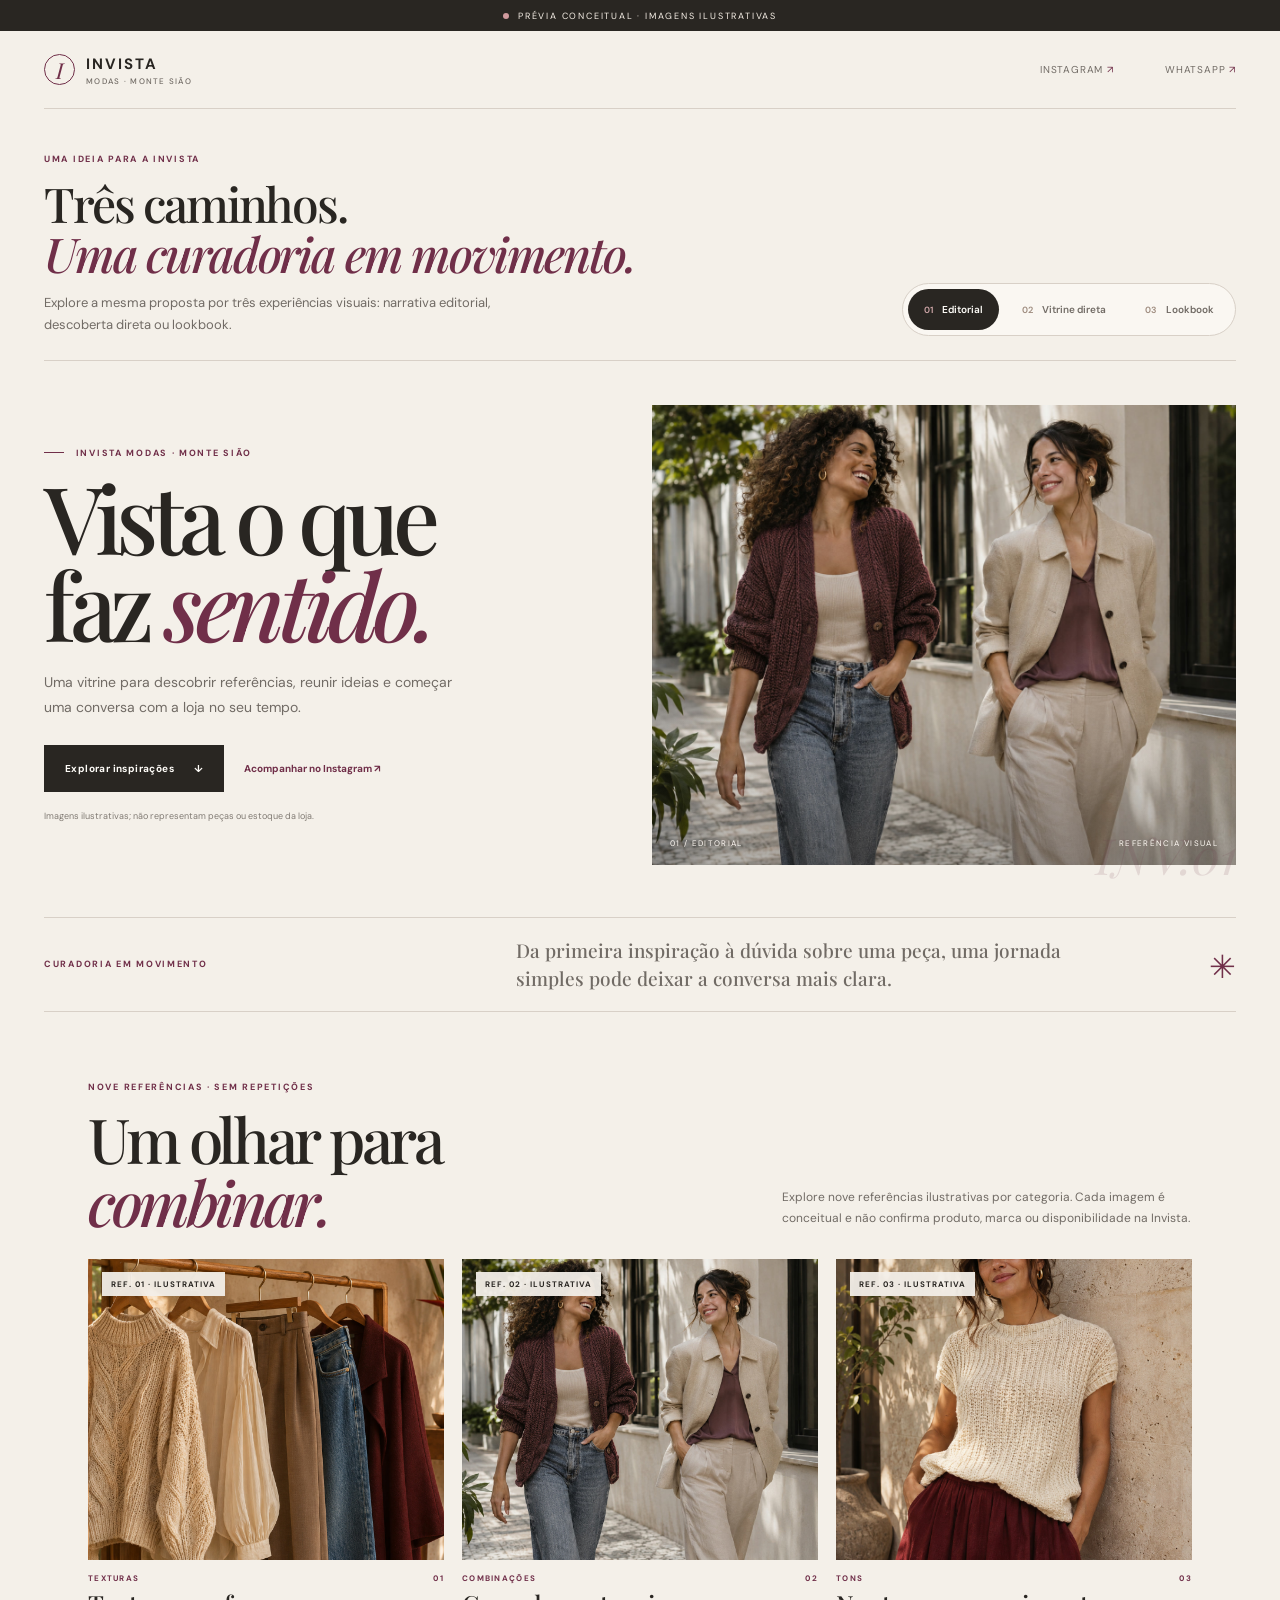
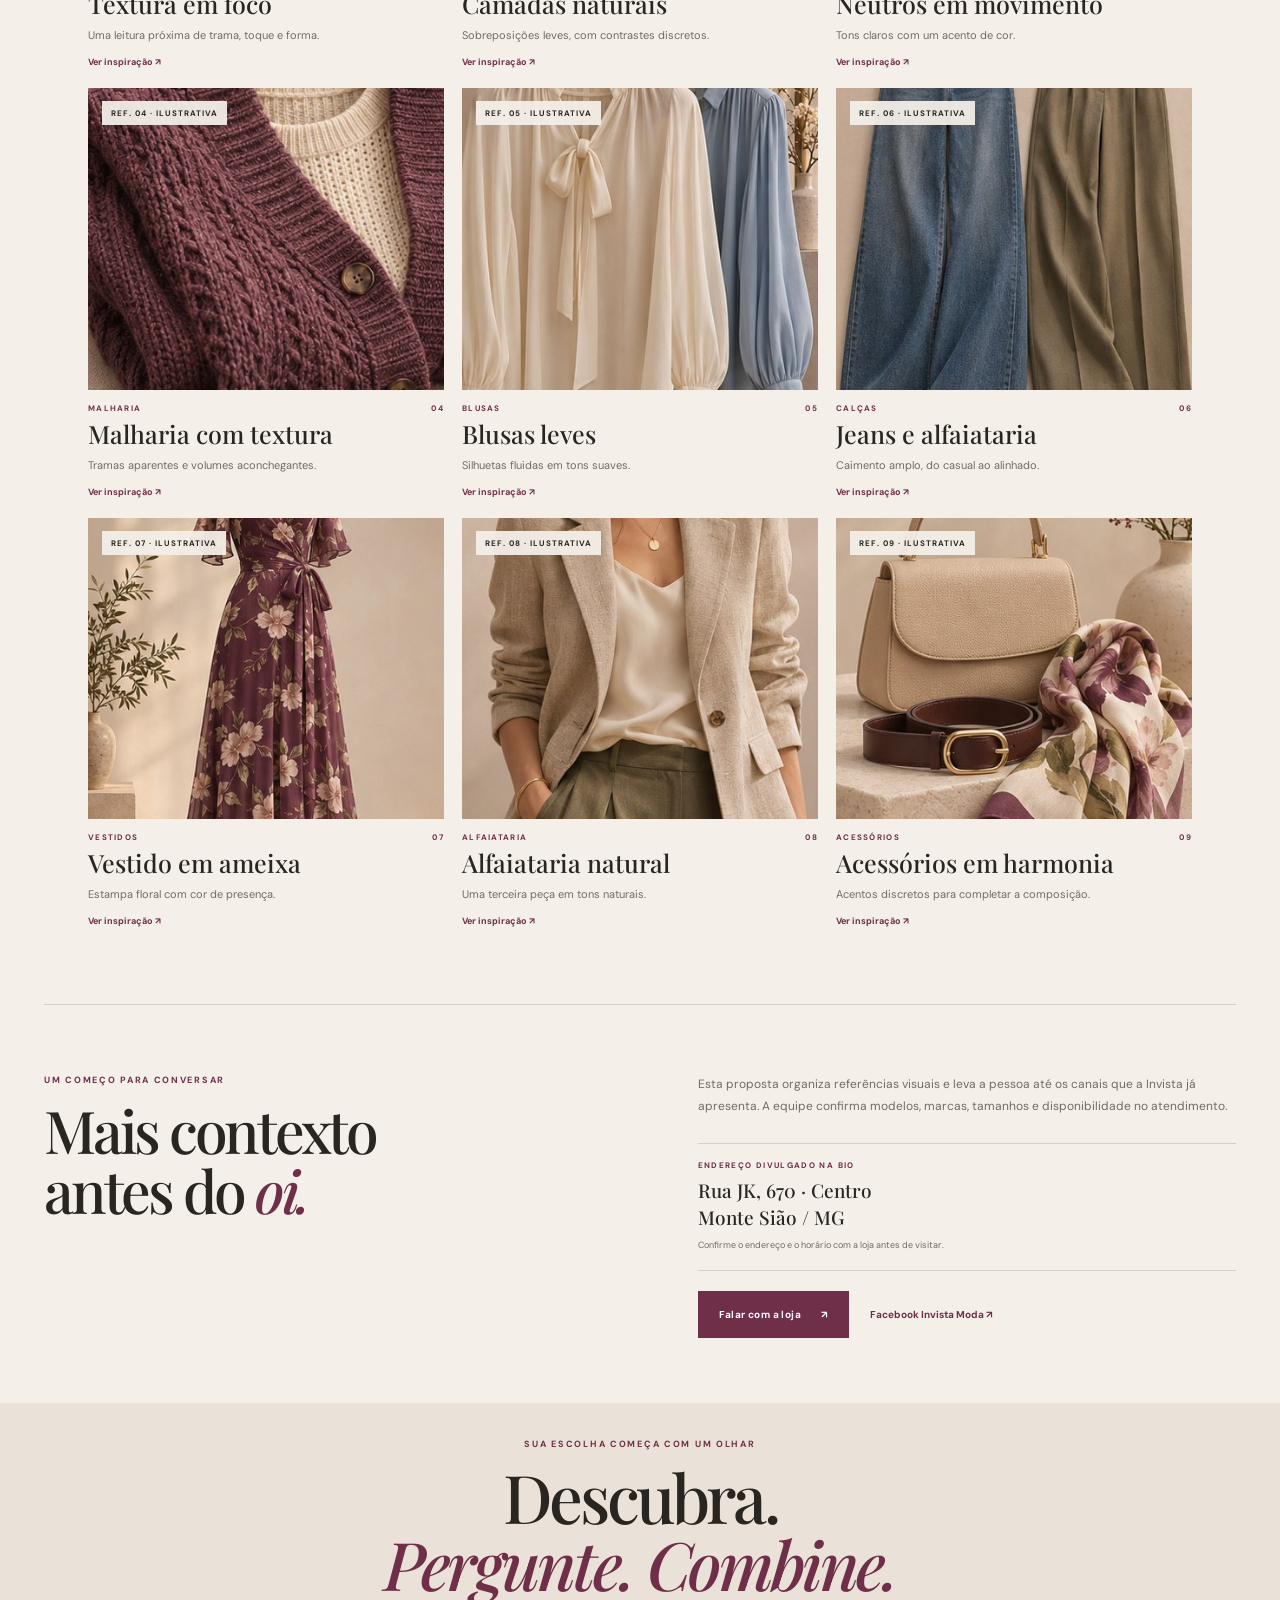
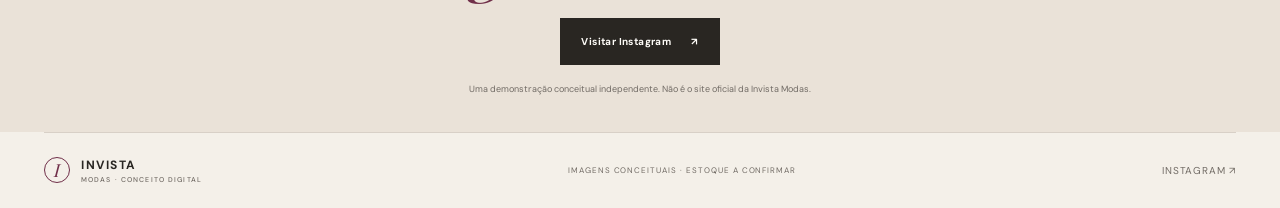
<file: index.html>
<!doctype html>
<html lang="pt-BR" data-design="editorial">
<head>
  <meta charset="utf-8">
  <meta name="viewport" content="width=device-width, initial-scale=1">
  <meta name="robots" content="noindex,nofollow">
  <meta name="theme-color" content="#f4f0e9">
  <meta name="description" content="Uma vitrine conceitual e independente para explorar referências de estilo da Invista Modas.">
  <title>Invista Modas — curadoria em movimento</title>
  <link rel="preconnect" href="https://fonts.googleapis.com">
  <link rel="preconnect" href="https://fonts.gstatic.com" crossorigin>
  <link href="https://fonts.googleapis.com/css2?family=DM+Sans:wght@400;500;600;700&family=Playfair+Display:ital,wght@0,500;0,600;0,700;1,500;1,600&display=swap" rel="stylesheet">
  <link rel="stylesheet" href="styles.css">
  <script src="app.js?v=20261109-2" defer></script>
</head>
<body>
  <a class="skip-link" href="#conteudo">Pular para o conteúdo</a>
  <div class="concept-bar"><span class="concept-dot" aria-hidden="true"></span> PRÉVIA CONCEITUAL · IMAGENS ILUSTRATIVAS</div>

  <header class="site-header" id="topo">
    <a class="brand" href="#topo" aria-label="Invista Modas, início">
      <span class="brand-mark" aria-hidden="true">I</span>
      <span class="brand-word">INVISTA<small>MODAS · MONTE SIÃO</small></span>
    </a>
    <nav class="header-links" aria-label="Links da loja">
      <a href="https://www.instagram.com/invistamodas_/" target="_blank" rel="noopener noreferrer">Instagram <span aria-hidden="true">↗</span></a>
      <a href="https://api.whatsapp.com/message/RRYE7XVBWTPGL1?autoload=1&app_absent=0" target="_blank" rel="noopener noreferrer">WhatsApp <span aria-hidden="true">↗</span></a>
    </nav>
  </header>

  <main id="conteudo">
    <section class="direction-shell" aria-labelledby="direction-title">
      <div class="direction-copy">
        <p class="eyebrow">UMA IDEIA PARA A INVISTA</p>
        <h1 id="direction-title">Três caminhos.<br><em>Uma curadoria em movimento.</em></h1>
        <p>Explore a mesma proposta por três experiências visuais: narrativa editorial, descoberta direta ou lookbook.</p>
      </div>
      <div class="direction-picker" role="tablist" aria-label="Escolha uma direção visual">
        <button class="direction-tab is-active" id="tab-editorial" type="button" role="tab" aria-selected="true" aria-controls="view-editorial" tabindex="0" data-design-choice="editorial"><span>01</span> Editorial</button>
        <button class="direction-tab" id="tab-loja" type="button" role="tab" aria-selected="false" aria-controls="view-loja" tabindex="-1" data-design-choice="loja"><span>02</span> Vitrine direta</button>
        <button class="direction-tab" id="tab-lookbook" type="button" role="tab" aria-selected="false" aria-controls="view-lookbook" tabindex="-1" data-design-choice="lookbook"><span>03</span> Lookbook</button>
      </div>
    </section>

    <div class="design-views" id="referencias">
      <section class="design-view editorial-view" id="view-editorial" role="tabpanel" aria-labelledby="tab-editorial" data-design-view="editorial">
        <section class="editorial-hero" aria-labelledby="editorial-title">
          <div class="editorial-copy">
            <p class="eyebrow"><span class="eyebrow-line"></span> INVISTA MODAS · MONTE SIÃO</p>
            <h2 id="editorial-title">Vista o que<br>faz <em>sentido.</em></h2>
            <p class="hero-intro">Uma vitrine para descobrir referências, reunir ideias e começar uma conversa com a loja no seu tempo.</p>
            <div class="hero-actions">
              <a class="button button-dark" href="#explorar-editorial">Explorar inspirações <span aria-hidden="true">↓</span></a>
              <a class="inline-link" href="https://www.instagram.com/invistamodas_/" target="_blank" rel="noopener noreferrer">Acompanhar no Instagram ↗</a>
            </div>
            <p class="tiny-note">Imagens ilustrativas; não representam peças ou estoque da loja.</p>
          </div>
          <figure class="editorial-image">
            <img src="assets/campaign-street.jpg" alt="Duas mulheres em looks casuais de tons neutros e ameixa, fotografia conceitual" fetchpriority="high">
            <figcaption><span>01 / EDITORIAL</span><span>REFERÊNCIA VISUAL</span></figcaption>
          </figure>
          <span class="editorial-index" aria-hidden="true">INV.01</span>
        </section>

        <section class="editorial-note" aria-label="Ideia da vitrine">
          <p class="eyebrow">CURADORIA EM MOVIMENTO</p>
          <p>Da primeira inspiração à dúvida sobre uma peça, uma jornada simples pode deixar a conversa mais clara.</p>
          <span class="note-symbol" aria-hidden="true">✳</span>
        </section>

        <section class="editorial-selection section-wrap" data-collection-target data-anchor="explorar">
          <div class="section-heading">
            <div><p class="eyebrow">NOVE REFERÊNCIAS · SEM REPETIÇÕES</p><h2>Um olhar para<br><em>combinar.</em></h2></div>
            <p>Explore nove referências ilustrativas por categoria. Cada imagem é conceitual e não confirma produto, marca ou disponibilidade na Invista.</p>
          </div>
          <div class="editorial-grid" id="editorial-cards"></div>
        </section>
      </section>

      <section class="design-view direct-view" id="view-loja" role="tabpanel" aria-labelledby="tab-loja" data-design-view="loja" hidden>
        <div class="direct-topline"><span>INVISTA MODAS</span><span>REFERÊNCIAS VISUAIS · 01—09</span></div>
        <section class="direct-intro" aria-labelledby="direct-title">
          <div><p class="eyebrow">ENCONTRE UM CAMINHO</p><h2 id="direct-title">Qual estilo<br>chama <em>você?</em></h2></div>
          <p>Explore nove referências únicas por categoria, filtre por peça e busque por estilo. Modelos, tamanhos e disponibilidade ainda precisam ser confirmados com a loja.</p>
        </section>
        <section class="direct-catalog" data-collection-target data-anchor="explorar" aria-label="Explorar referências ilustrativas">
          <div class="catalog-toolbar">
            <div class="filter-list" id="filter-list" role="group" aria-label="Filtrar inspirações"></div>
            <label class="search-field"><span aria-hidden="true">⌕</span><span class="visually-hidden">Buscar uma inspiração</span><input id="reference-search" type="search" placeholder="Buscar por textura, cor…" autocomplete="off"></label>
          </div>
          <p class="catalog-count" id="catalog-count" aria-live="polite" aria-atomic="true"></p>
          <div class="direct-grid" id="direct-cards"></div>
          <p class="empty-state" id="empty-state" hidden>Nenhuma referência com esse termo. Tente outra palavra ou filtro.</p>
          <p class="inventory-note"><span aria-hidden="true">✳</span> Referências de estilo para demonstração. Modelos, tamanhos, valores e estoque devem ser confirmados com a loja.</p>
        </section>
      </section>

      <section class="design-view lookbook-view" id="view-lookbook" role="tabpanel" aria-labelledby="tab-lookbook" data-design-view="lookbook" hidden>
        <section class="lookbook-stage" data-collection-target aria-labelledby="lookbook-title">
          <div class="lookbook-label"><span>INVISTA · CADERNO DE ESTILO</span><span id="lookbook-counter">01 / 09</span></div>
          <div class="lookbook-scene" id="lookbook-scene">
            <img id="lookbook-image" src="assets/campaign-street.jpg" alt="Referência visual conceitual de moda">
            <div class="scene-shade"></div>
            <div class="scene-copy"><p class="eyebrow" id="lookbook-kicker">TEXTURAS · 01</p><h2 id="lookbook-title">Trama<br><em>com presença.</em></h2><p id="lookbook-description">Texturas que ganham força quando encontram formas simples.</p><button class="button button-light" type="button" data-open-ref="trama">Explorar essa referência <span aria-hidden="true">↗</span></button></div>
            <span class="scene-credit">IMAGEM GERADA · ESTUDO VISUAL</span>
          </div>
          <div class="lookbook-controls">
            <p>Uma sequência de referências, sem pressupor peças disponíveis.</p>
            <div class="lookbook-buttons"><button class="round-control" id="lookbook-prev" type="button" aria-label="Referência anterior">←</button><button class="round-control" id="lookbook-next" type="button" aria-label="Próxima referência">→</button></div>
          </div>
          <div class="lookbook-rail" id="lookbook-rail" role="group" aria-label="Escolher referência do lookbook"></div>
        </section>
      </section>
    </div>

    <section class="about-contact section-wrap" id="sobre" data-anchor="sobre">
      <div class="about-title"><p class="eyebrow">UM COMEÇO PARA CONVERSAR</p><h2>Mais contexto<br>antes do <em>oi.</em></h2></div>
      <div class="about-body"><p>Esta proposta organiza referências visuais e leva a pessoa até os canais que a Invista já apresenta. A equipe confirma modelos, marcas, tamanhos e disponibilidade no atendimento.</p><div class="store-meta"><span>ENDEREÇO DIVULGADO NA BIO</span><strong>Rua JK, 670 · Centro<br>Monte Sião / MG</strong><small>Confirme o endereço e o horário com a loja antes de visitar.</small></div><div class="about-actions"><a class="button button-plum" href="https://api.whatsapp.com/message/RRYE7XVBWTPGL1?autoload=1&app_absent=0" target="_blank" rel="noopener noreferrer">Falar com a loja <span aria-hidden="true">↗</span></a><a class="inline-link" href="https://www.facebook.com/632954403243527/" target="_blank" rel="noopener noreferrer">Facebook Invista Moda ↗</a></div></div>
    </section>

    <section class="closing" id="contato" data-anchor="contato"><p class="eyebrow">SUA ESCOLHA COMEÇA COM UM OLHAR</p><h2>Descubra.<br><em>Pergunte. Combine.</em></h2><a class="button button-dark" href="https://www.instagram.com/invistamodas_/" target="_blank" rel="noopener noreferrer">Visitar Instagram <span aria-hidden="true">↗</span></a><p>Uma demonstração conceitual independente. Não é o site oficial da Invista Modas.</p></section>
  </main>

  <footer class="site-footer"><a class="brand" href="#topo" aria-label="Voltar ao início"><span class="brand-mark" aria-hidden="true">I</span><span class="brand-word">INVISTA<small>MODAS · CONCEITO DIGITAL</small></span></a><span>IMAGENS CONCEITUAIS · ESTOQUE A CONFIRMAR</span><a href="https://www.instagram.com/invistamodas_/" target="_blank" rel="noopener noreferrer">INSTAGRAM ↗</a></footer>

  <dialog class="reference-dialog" id="reference-dialog" aria-labelledby="dialog-title">
    <button class="dialog-close" type="button" aria-label="Fechar detalhes">×</button>
    <div class="dialog-image"><img id="dialog-image" src="assets/campaign-street.jpg" alt=""></div>
    <div class="dialog-content"><p class="eyebrow" id="dialog-kicker">INSPIRAÇÃO ILUSTRATIVA</p><h2 id="dialog-title">Referência</h2><p id="dialog-description"></p><p class="dialog-caveat">Imagem e combinação conceituais. Não representam produto, marca, tamanho, preço ou disponibilidade da loja.</p><div class="dialog-actions"><button class="button button-light-outline" id="copy-inquiry" type="button">Copiar pergunta</button><a class="button button-plum" href="https://api.whatsapp.com/message/RRYE7XVBWTPGL1?autoload=1&app_absent=0" target="_blank" rel="noopener noreferrer">Abrir WhatsApp <span aria-hidden="true">↗</span></a></div><p class="copy-status" id="copy-status" role="status" aria-live="polite"></p></div>
  </dialog>
</body>
</html>
</file>
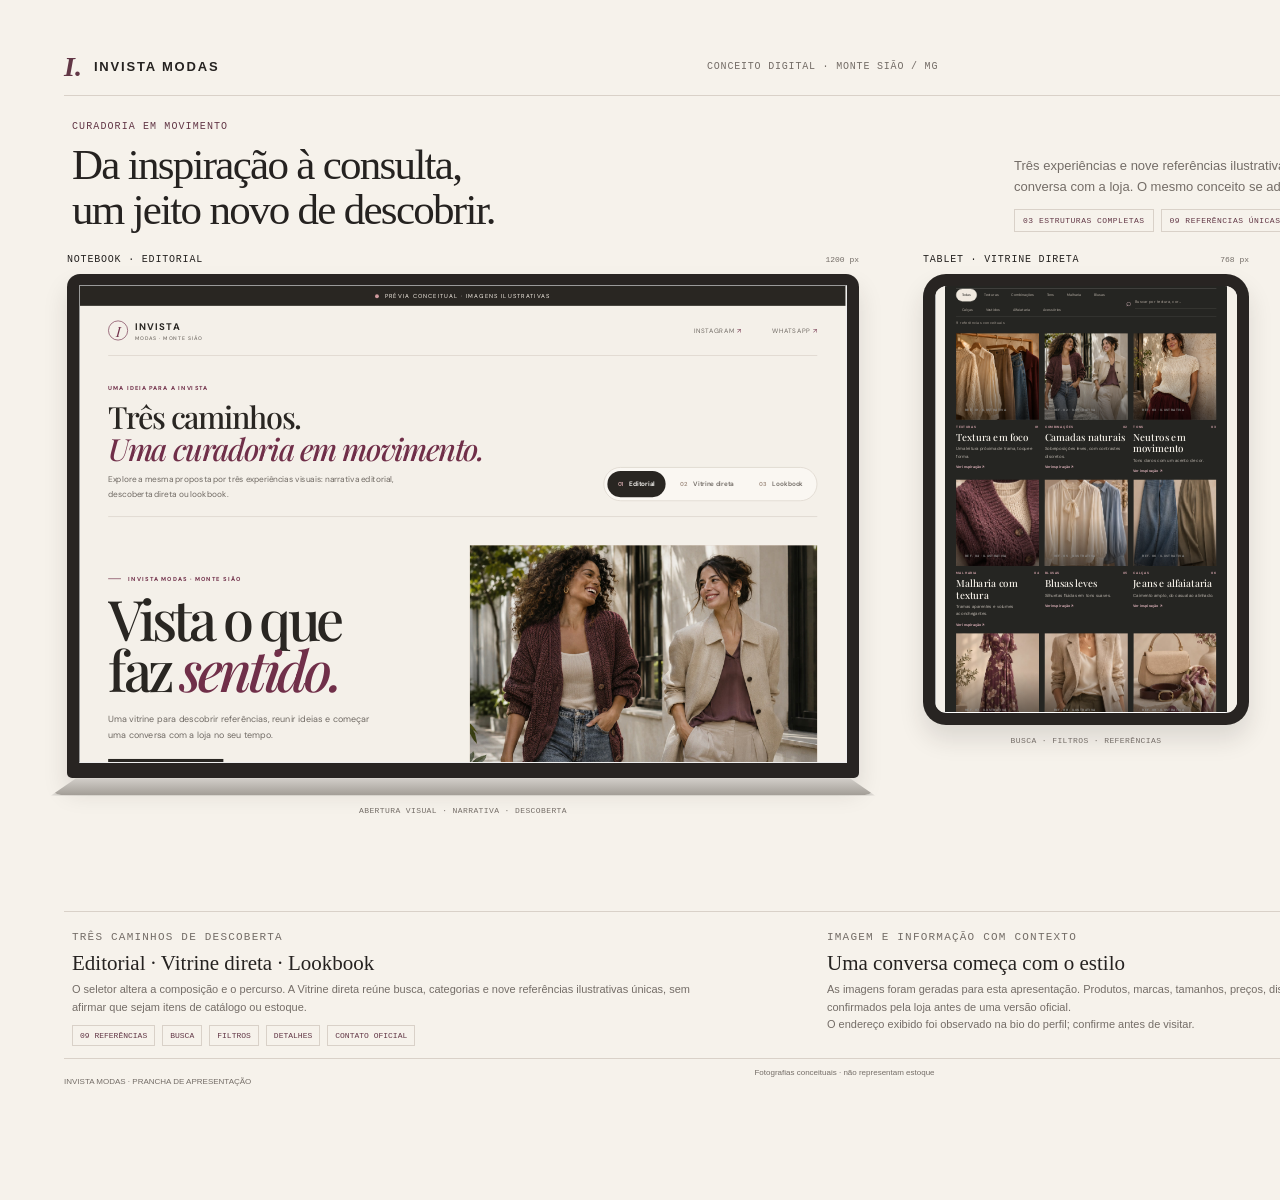
<file: arte/prancha.html>
<!doctype html>
<html lang="pt-BR">
<head>
<meta charset="utf-8">
<meta name="viewport" content="width=device-width,initial-scale=1">
<title>Invista Modas · prancha de conceito</title>
<style>
:root{--paper:#f6f2eb;--ink:#252220;--muted:#746d67;--line:#d9d1c8;--plum:#623746;--serif:Georgia,'Times New Roman',serif;--sans:Arial,sans-serif;--mono:'Courier New',monospace}*{box-sizing:border-box}body{margin:0;background:#e4dfd8;color:var(--ink);font-family:var(--sans)}.board{width:1600px;height:1200px;margin:auto;padding:38px 64px 24px;background:var(--paper);overflow:hidden}.head{height:58px;display:flex;align-items:center;border-bottom:1px solid var(--line);gap:12px}.mark{font:italic 600 28px var(--serif);color:var(--plum)}.brand{font-size:13px;font-weight:700;letter-spacing:.14em}.context{margin:auto;color:var(--muted);font:10px var(--mono);letter-spacing:.08em}.concept{font:9px var(--mono);letter-spacing:.12em}.intro{display:grid;grid-template-columns:1fr .58fr;gap:56px;align-items:end;padding:25px 8px 22px}.eyebrow{margin:0;color:var(--plum);font:10px var(--mono);letter-spacing:.11em;text-transform:uppercase}.intro h1{font:400 43px/1.04 var(--serif);letter-spacing:-.04em;margin:11px 0 0;max-width:800px}.intro-copy{max-width:480px;color:var(--muted);font-size:13px;line-height:1.6;margin:0}.tags{display:flex;gap:7px;margin-top:12px}.tags span{border:1px solid var(--line);padding:6px 8px;color:var(--plum);font:8px var(--mono);letter-spacing:.06em}.devices{height:650px;display:flex;align-items:flex-start;justify-content:space-between;padding:0 3px}.device{display:flex;flex-direction:column;align-items:center}.device-label{width:100%;display:flex;justify-content:space-between;align-items:baseline;margin:0 0 9px}.device-label strong{font:10px var(--mono);letter-spacing:.08em;text-transform:uppercase}.device-label span{font:8px var(--mono);color:var(--muted)}.laptop{width:792px}.laptop .shell{width:792px;padding:11px 12px 15px;background:#282422;border-radius:13px 13px 5px 5px;box-shadow:0 14px 24px #2b201d20}.laptop .screen{width:768px;height:478px;overflow:hidden;background:#fff}.laptop iframe{width:1200px;height:747px;transform:scale(.64);transform-origin:top left}.laptop .base{width:824px;height:17px;background:linear-gradient(#d3cfca,#a39e97);clip-path:polygon(3% 0,97% 0,100% 100%,0 100%);border-radius:0 0 10px 10px;box-shadow:0 8px 12px #1113}.tablet{width:326px}.tablet .shell{width:326px;padding:12px;background:#282422;border-radius:23px;box-shadow:0 14px 24px #2b201d20}.tablet .screen{width:302px;height:427px;overflow:hidden;background:white;border-radius:12px}.tablet iframe{width:768px;height:1086px;transform:scale(.3932);transform-origin:top left}.phone{width:220px}.phone .shell{width:220px;padding:9px;background:#282422;border-radius:28px;box-shadow:0 14px 24px #2b201d20;position:relative}.phone .screen{width:202px;height:437px;overflow:hidden;background:white;border-radius:20px}.phone iframe{width:390px;height:844px;transform:scale(.5179);transform-origin:top left}.notch{position:absolute;top:8px;left:50%;transform:translateX(-50%);z-index:2;width:70px;height:12px;border-radius:0 0 9px 9px;background:#282422}.caption{margin-top:11px;text-align:center;color:var(--muted);font:8px var(--mono);letter-spacing:.05em}.bottom{display:grid;grid-template-columns:1fr 1fr;gap:54px;border-top:1px solid var(--line);padding:17px 8px 12px;margin-top:7px}.bottom h2{margin:5px 0;font:400 21px var(--serif)}.bottom p{max-width:640px;margin:0;color:var(--muted);font-size:11px;line-height:1.55}.features{display:flex;gap:7px;margin-top:9px}.features span{border:1px solid var(--line);padding:5px 7px;color:var(--plum);font:8px var(--mono)}.footer{height:28px;border-top:1px solid var(--line);display:flex;justify-content:space-between;align-items:end;color:var(--muted);font-size:8px}.footer span:nth-child(2){margin:auto}.tiny{margin-top:4px;color:var(--muted);font-size:9px}@media print{body{background:#fff}.board{margin:0}}
</style>
</head>
<body>
<main class="board">
 <header class="head"><span class="mark">I.</span><span class="brand">INVISTA MODAS</span><span class="context">CONCEITO DIGITAL · MONTE SIÃO / MG</span><span class="concept">PRÉVIA RESPONSIVA</span></header>
 <section class="intro"><div><p class="eyebrow">Curadoria em movimento</p><h1>Da inspiração à consulta,<br>um jeito novo de descobrir.</h1></div><div><p class="intro-copy">Três experiências e nove referências ilustrativas para explorar estilos e iniciar uma conversa com a loja. O mesmo conceito se adapta ao notebook, tablet e celular.</p><div class="tags"><span>03 ESTRUTURAS COMPLETAS</span><span>09 REFERÊNCIAS ÚNICAS</span><span>CONCEITO INDEPENDENTE</span></div></div></section>
 <section class="devices" aria-label="Demonstração em três telas">
  <article class="device laptop"><div class="device-label"><strong>Notebook · Editorial</strong><span>1200 px</span></div><div class="shell"><div class="screen"><iframe title="Direção Editorial da Invista em notebook" src="../index.html" loading="eager"></iframe></div></div><div class="base"></div><p class="caption">ABERTURA VISUAL · NARRATIVA · DESCOBERTA</p></article>
  <article class="device tablet"><div class="device-label"><strong>Tablet · Vitrine direta</strong><span>768 px</span></div><div class="shell"><div class="screen"><iframe title="Vitrine direta da Invista em tablet" data-direction="loja" src="../index.html#referencias" loading="eager"></iframe></div></div><p class="caption">BUSCA · FILTROS · REFERÊNCIAS</p></article>
  <article class="device phone"><div class="device-label"><strong>Celular · Lookbook</strong><span>390 px</span></div><div class="shell"><span class="notch"></span><div class="screen"><iframe title="Lookbook da Invista em celular" data-direction="lookbook" src="../index.html#referencias" loading="eager"></iframe></div></div><p class="caption">SEQUÊNCIA · DETALHES · CONSULTA</p></article>
 </section>
 <section class="bottom"><div><p class="eyebrow">Três caminhos de descoberta</p><h2>Editorial · Vitrine direta · Lookbook</h2><p>O seletor altera a composição e o percurso. A Vitrine direta reúne busca, categorias e nove referências ilustrativas únicas, sem afirmar que sejam itens de catálogo ou estoque.</p><div class="features"><span>09 REFERÊNCIAS</span><span>BUSCA</span><span>FILTROS</span><span>DETALHES</span><span>CONTATO OFICIAL</span></div></div><div><p class="eyebrow">Imagem e informação com contexto</p><h2>Uma conversa começa com o estilo</h2><p>As imagens foram geradas para esta apresentação. Produtos, marcas, tamanhos, preços, disponibilidade e políticas precisam ser confirmados pela loja antes de uma versão oficial.</p><p class="tiny">O endereço exibido foi observado na bio do perfil; confirme antes de visitar.</p></div></section>
 <footer class="footer"><span>INVISTA MODAS · PRANCHA DE APRESENTAÇÃO</span><span>Fotografias conceituais · não representam estoque</span><span>ServAgency · 09 NOV 2026</span></footer>
</main>
<script>
for(const frame of document.querySelectorAll('iframe[data-direction]'))frame.addEventListener('load',()=>{try{const win=frame.contentWindow,doc=win.document;const choice=frame.dataset.direction;const button=doc.querySelector(`[data-design-choice="${choice}"]`);if(button)button.click();const target=doc.querySelector('#colecao');if(target)win.scrollTo(0,target.getBoundingClientRect().top+win.scrollY)}catch{}});
</script>
</body>
</html>
</file>
<file: styles.css>
:root {
  color-scheme: light;
  --paper: #f4f0e9;
  --paper-deep: #e8e0d6;
  --ink: #292622;
  --muted: #716b65;
  --line: #d8d0c7;
  --plum: #702f49;
  --plum-dark: #4e2235;
  --sage: #687364;
  --white: #fffdf9;
  --serif: "Playfair Display", Georgia, serif;
  --sans: "DM Sans", Arial, sans-serif;
  --page: min(1380px, calc(100% - 88px));
}

* { box-sizing: border-box; }
html { scroll-behavior: smooth; }
body { margin: 0; background: var(--paper); color: var(--ink); font-family: var(--sans); -webkit-font-smoothing: antialiased; }
button, input { font: inherit; }
button, a { -webkit-tap-highlight-color: transparent; }
button:focus-visible, a:focus-visible, input:focus-visible { outline: 3px solid #9d526d; outline-offset: 4px; }
img { display: block; max-width: 100%; }
a { color: inherit; }
[hidden] { display: none !important; }
.visually-hidden { position: absolute; width: 1px; height: 1px; padding: 0; margin: -1px; overflow: hidden; clip: rect(0,0,0,0); white-space: nowrap; border: 0; }
.skip-link { position: absolute; left: 1rem; top: -4rem; z-index: 100; padding: .75rem 1rem; background: var(--ink); color: white; }
.skip-link:focus { top: 1rem; }

.concept-bar { min-height: 31px; display: flex; justify-content: center; align-items: center; gap: 9px; padding: 6px 14px; background: var(--ink); color: #f7f0e7; font-size: 9px; letter-spacing: .2em; text-align: center; }
.concept-dot { width: 6px; height: 6px; border-radius: 50%; background: #d09a9e; }
.site-header { width: var(--page); min-height: 78px; margin-inline: auto; display: flex; align-items: center; justify-content: space-between; border-bottom: 1px solid var(--line); }
.brand { display: inline-flex; align-items: center; gap: 11px; text-decoration: none; }
.brand-mark { width: 31px; height: 31px; display: grid; place-items: center; border: 1px solid var(--plum); border-radius: 50%; color: var(--plum); font: italic 22px var(--serif); }
.brand-word { display: grid; gap: 2px; font-size: 15px; font-weight: 700; letter-spacing: .13em; }
.brand-word small { color: var(--muted); font-size: 8px; font-weight: 500; letter-spacing: .16em; }
.header-links { display: flex; gap: clamp(18px, 4vw, 54px); align-items: center; }
.header-links a, .site-footer > a:last-child { color: var(--muted); text-decoration: none; font-size: 10px; letter-spacing: .08em; text-transform: uppercase; }
.header-links a:hover, .site-footer > a:last-child:hover { color: var(--plum); }
.header-links span { color: var(--plum); }

.direction-shell { width: var(--page); margin: 0 auto; padding: 44px 0 24px; display: grid; grid-template-columns: 1fr auto; gap: 28px; align-items: end; border-bottom: 1px solid var(--line); }
.eyebrow { margin: 0 0 13px; color: var(--plum); font-size: 9px; font-weight: 700; letter-spacing: .19em; line-height: 1.45; text-transform: uppercase; }
.direction-copy h1 { margin: 0; font: 500 clamp(30px, 4vw, 48px)/1.04 var(--serif); letter-spacing: -.045em; }
.direction-copy h1 em, h2 em { color: var(--plum); font-weight: 500; }
.direction-copy > p:last-child { max-width: 510px; margin: 13px 0 0; color: var(--muted); font-size: 13px; line-height: 1.7; }
.direction-picker { display: flex; gap: 7px; padding: 5px; border: 1px solid var(--line); border-radius: 999px; background: rgba(255,253,249,.56); }
.direction-tab { min-height: 41px; display: inline-flex; gap: 9px; align-items: center; padding: 0 16px; border: 0; border-radius: 999px; background: transparent; color: var(--muted); cursor: pointer; font-size: 10px; font-weight: 600; transition: color .2s ease, background .2s ease, transform .2s ease; white-space: nowrap; }
.direction-tab span { color: #9d8a7d; font-size: 9px; }
.direction-tab:hover { color: var(--ink); transform: translateY(-1px); }
.direction-tab.is-active { background: var(--ink); color: var(--white); }
.direction-tab.is-active span { color: #d0a7a9; }
.design-view { width: var(--page); margin: 0 auto; animation: arrive .42s ease both; }
@keyframes arrive { from { opacity: .35; transform: translateY(6px); } to { opacity: 1; transform: translateY(0); } }

/* Direction 01 — editorial */
.editorial-hero { min-height: 520px; padding: 44px 0 52px; position: relative; display: grid; grid-template-columns: minmax(0, .94fr) minmax(420px, 1.06fr); gap: clamp(34px, 7vw, 105px); align-items: center; }
.editorial-copy { max-width: 510px; position: relative; z-index: 1; }
.eyebrow-line { width: 20px; height: 1px; display: inline-block; margin: 0 8px 3px 0; background: var(--plum); }
.editorial-copy h2 { max-width: 630px; margin: 0; font: 500 clamp(54px, 7.3vw, 101px)/.93 var(--serif); letter-spacing: -.067em; }
.editorial-copy h2 em { font-style: italic; }
.hero-intro { max-width: 420px; margin: 23px 0 0; color: var(--muted); font-size: 14px; line-height: 1.8; }
.hero-actions { margin-top: 25px; display: flex; flex-wrap: wrap; align-items: center; gap: 20px; }
.button { min-height: 47px; display: inline-flex; align-items: center; justify-content: center; gap: 20px; padding: 0 20px; border: 1px solid transparent; text-decoration: none; font-size: 10px; font-weight: 700; letter-spacing: .04em; cursor: pointer; transition: transform .18s ease, background .18s ease, border-color .18s ease; }
.button:hover { transform: translateY(-2px); }
.button-dark { background: var(--ink); color: var(--white); }
.button-dark:hover { background: var(--plum-dark); }
.button-plum { background: var(--plum); color: white; }
.button-plum:hover { background: var(--plum-dark); }
.button-light { background: var(--paper); color: var(--ink); }
.button-light:hover { background: white; }
.button-light-outline { border-color: var(--line); background: transparent; color: var(--ink); }
.inline-link { color: var(--plum); font-size: 10px; font-weight: 700; text-decoration: none; }
.inline-link:hover { text-decoration: underline; text-underline-offset: 4px; }
.tiny-note { margin: 17px 0 0; color: #817b74; font-size: 9px; line-height: 1.6; }
.editorial-image { width: 100%; height: min(41vw, 460px); min-height: 340px; margin: 0; position: relative; overflow: hidden; background: #e1d4c6; }
.editorial-image img { width: 100%; height: 100%; object-fit: cover; object-position: center 45%; }
.editorial-image::after { content: ""; position: absolute; inset: auto 0 0; height: 34%; background: linear-gradient(0deg,rgba(27,25,23,.3),transparent); pointer-events: none; }
.editorial-image figcaption { position: absolute; inset: auto 18px 17px; z-index: 1; display: flex; justify-content: space-between; color: #fffaf4; font-size: 8px; letter-spacing: .17em; }
.editorial-index { position: absolute; right: -1px; bottom: 29px; color: rgba(112,47,73,.13); font: italic 50px var(--serif); }
.editorial-note { min-height: 95px; display: grid; grid-template-columns: 1fr 1.5fr auto; align-items: center; gap: 30px; border-top: 1px solid var(--line); border-bottom: 1px solid var(--line); }
.editorial-note .eyebrow { margin: 0; }
.editorial-note > p:nth-child(2) { max-width: 590px; margin: 0; color: var(--muted); font: 500 19px/1.45 var(--serif); }
.note-symbol { color: var(--plum); font: 32px var(--serif); }
.section-wrap { width: var(--page); margin-inline: auto; }
.editorial-selection { padding: 69px 0 75px; }
.section-heading { display: flex; justify-content: space-between; gap: 35px; align-items: end; margin-bottom: 25px; }
.section-heading h2, .about-title h2 { margin: 0; font: 500 clamp(39px, 5vw, 62px)/1.02 var(--serif); letter-spacing: -.055em; }
.section-heading > p { max-width: 410px; margin: 0 0 5px; color: var(--muted); font-size: 12px; line-height: 1.75; }
.editorial-grid { display: grid; grid-template-columns: repeat(3, minmax(0,1fr)); gap: 18px; }
.inspiration-card { min-width: 0; }
.reference-open { display: block; width: 100%; padding: 0; border: 0; background: none; color: inherit; text-align: left; cursor: pointer; }
.reference-open:focus-visible { outline-offset: 5px; }
.card-image { aspect-ratio: 1.18 / 1; position: relative; display: block; overflow: hidden; background: #e2d8cc; }
.card-image img { width: 100%; height: 100%; object-fit: cover; transition: transform .65s cubic-bezier(.2,.65,.2,1); }
.reference-open:hover .card-image img { transform: scale(1.035); }
.card-number { position: absolute; top: 13px; left: 14px; padding: 7px 9px; background: rgba(244,240,233,.94); color: var(--ink); font-size: 8px; font-weight: 700; letter-spacing: .13em; }
.card-meta { display: flex; justify-content: space-between; gap: 10px; align-items: center; margin-top: 13px; color: var(--plum); font-size: 8px; font-weight: 700; letter-spacing: .16em; text-transform: uppercase; }
.card-title { display: block; margin-top: 7px; font: 500 25px/1.15 var(--serif); }
.card-desc { display: block; max-width: 340px; margin-top: 7px; color: var(--muted); font-size: 11px; line-height: 1.65; }
.card-action { display: inline-block; margin-top: 12px; color: var(--plum); font-size: 9px; font-weight: 700; }

/* Direction 02 — direct exploration */
.direct-view { width: var(--page); padding: 28px clamp(20px,4vw,55px) 52px; background: #252522; color: #f3eee6; }
.direct-topline { padding: 0 0 17px; display: flex; justify-content: space-between; border-bottom: 1px solid rgba(244,240,233,.24); color: #b9aea1; font-size: 8px; letter-spacing: .17em; }
.direct-intro { padding: 34px 0 25px; display: grid; grid-template-columns: 1fr minmax(200px, 330px); gap: 30px; align-items: end; }
.direct-intro .eyebrow { color: #d5b5ba; }
.direct-intro h2 { margin: 0; font: 600 clamp(42px, 5.5vw, 72px)/.96 var(--sans); letter-spacing: -.065em; }
.direct-intro h2 em { color: #d49ca6; font-family: var(--serif); font-weight: 500; }
.direct-intro > p { margin: 0 0 5px; color: #c3bdb3; font-size: 12px; line-height: 1.7; }
.direct-catalog { padding-top: 13px; }
.catalog-toolbar { min-height: 56px; display: flex; justify-content: space-between; align-items: center; gap: 20px; border-top: 1px solid rgba(244,240,233,.26); border-bottom: 1px solid rgba(244,240,233,.26); }
.filter-list { display: flex; flex-wrap: wrap; gap: 5px; }
.filter-chip { min-height: 32px; padding: 0 13px; border: 1px solid transparent; border-radius: 999px; background: transparent; color: #b9b1a8; cursor: pointer; font-size: 9px; }
.filter-chip:hover { color: white; }
.filter-chip[aria-pressed="true"] { border-color: #f0e9df; background: #f0e9df; color: #252522; }
.search-field { min-width: min(100%,230px); display: flex; align-items: center; gap: 9px; color: #d4b5bb; }
.search-field > span:first-child { font: 24px var(--serif); }
.search-field input { width: 100%; padding: 10px 0; border: 0; border-bottom: 1px solid rgba(244,240,233,.3); border-radius: 0; outline: 0; background: transparent; color: white; font-size: 10px; }
.search-field input::placeholder { color: #aaa198; }
.search-field input:focus-visible { outline: none; border-color: #e0afb7; box-shadow: 0 1px 0 #e0afb7; }
.catalog-count { min-height: 21px; margin: 11px 0; color: #aaa198; font-size: 9px; letter-spacing: .08em; }
.direct-grid { display: grid; grid-template-columns: repeat(3,minmax(0,1fr)); gap: 14px; }
.direct-card .card-image { aspect-ratio: .96 / 1; }
.direct-card .card-image::after { content: ""; position: absolute; inset: 45% 0 0; background: linear-gradient(0deg,rgba(0,0,0,.56),transparent); }
.direct-card .card-number { top: auto; bottom: 14px; left: 14px; background: transparent; color: white; }
.direct-card .card-meta { color: #d7a7ae; }
.direct-card .card-title { color: #f5f0e8; }
.direct-card .card-desc { color: #bcb5ad; }
.direct-card .card-action { color: #ddb2ba; }
.empty-state { padding: 35px 0; color: #dfd7cc; font-size: 12px; }
.inventory-note { margin: 18px 0 0; padding: 13px 0 0; border-top: 1px solid rgba(244,240,233,.22); color: #b9b1a8; font-size: 9px; line-height: 1.6; }
.inventory-note span { padding-right: 6px; color: #d8a0a9; }

/* Direction 03 — lookbook */
.lookbook-view { padding: 23px 0 45px; }
.lookbook-stage { background: var(--paper-deep); padding: 0 clamp(15px,3vw,37px) 28px; }
.lookbook-label { min-height: 47px; display: flex; justify-content: space-between; align-items: center; color: #746c64; font-size: 8px; letter-spacing: .18em; }
.lookbook-scene { height: min(55vw,620px); min-height: 400px; position: relative; overflow: hidden; background: #4c433d; color: white; }
.lookbook-scene > img { width: 100%; height: 100%; object-fit: cover; object-position: center 40%; transition: opacity .2s ease; }
.lookbook-scene > img.is-changing { opacity: .3; }
.scene-shade { position: absolute; inset: 0; background: linear-gradient(90deg,rgba(28,27,24,.7),rgba(28,27,24,.16) 66%,rgba(28,27,24,.04)),linear-gradient(0deg,rgba(28,27,24,.38),transparent 32%); }
.scene-copy { position: absolute; left: clamp(22px,7vw,90px); top: 50%; width: min(540px,68%); transform: translateY(-50%); }
.scene-copy .eyebrow { color: #f0d0d2; }
.scene-copy h2 { margin: 0; font: 500 clamp(42px,7vw,86px)/.95 var(--serif); letter-spacing: -.055em; }
.scene-copy h2 em { color: #f0d0d2; }
.scene-copy > p:not(.eyebrow) { max-width: 330px; margin: 16px 0 22px; color: #f0e8df; font-size: 12px; line-height: 1.7; }
.scene-credit { position: absolute; right: 17px; bottom: 16px; color: rgba(255,255,255,.8); font-size: 7px; letter-spacing: .17em; }
.lookbook-controls { display: flex; justify-content: space-between; align-items: center; gap: 20px; padding: 16px 0 11px; color: var(--muted); font-size: 10px; }
.lookbook-controls p { margin: 0; }
.lookbook-buttons { display: flex; gap: 8px; }
.round-control { width: 38px; height: 38px; border: 1px solid #bdb3a8; border-radius: 50%; background: transparent; color: var(--ink); cursor: pointer; font-size: 15px; }
.round-control:hover { background: var(--ink); color: white; }
.lookbook-rail { display: grid; grid-template-columns: repeat(3,1fr); gap: 8px; }
.lookbook-pick { min-height: 54px; display: flex; gap: 10px; align-items: center; padding: 6px 10px; border: 1px solid #d0c6bb; background: transparent; color: var(--muted); cursor: pointer; text-align: left; }
.lookbook-pick[aria-pressed="true"] { border-color: var(--plum); background: rgba(112,47,73,.07); color: var(--ink); }
.lookbook-pick img { width: 39px; height: 39px; object-fit: cover; }
.lookbook-pick span { display: grid; gap: 3px; font-size: 10px; font-weight: 600; }
.lookbook-pick small { color: var(--muted); font-size: 8px; font-weight: 500; letter-spacing: .08em; }

.about-contact { padding: 69px 0 65px; display: grid; grid-template-columns: 1fr 1fr; gap: clamp(35px,9vw,125px); border-top: 1px solid var(--line); }
.about-title h2 { font-size: clamp(40px,4.6vw,59px); }
.about-body > p { max-width: 530px; margin: 0 0 26px; color: var(--muted); font-size: 12px; line-height: 1.8; }
.store-meta { display: grid; gap: 7px; padding: 16px 0 18px; border-top: 1px solid var(--line); border-bottom: 1px solid var(--line); }
.store-meta > span { color: var(--plum); font-size: 8px; font-weight: 700; letter-spacing: .17em; }
.store-meta strong { font: 500 19px/1.4 var(--serif); }
.store-meta small { color: var(--muted); font-size: 9px; line-height: 1.6; }
.about-actions { display: flex; align-items: center; gap: 21px; margin-top: 20px; }
.closing { min-height: 300px; display: grid; justify-items: center; align-content: center; padding: 35px 20px; background: #eae2d8; text-align: center; }
.closing .eyebrow { margin-bottom: 12px; }
.closing h2 { margin: 0 0 21px; font: 500 clamp(40px,6vw,67px)/1 var(--serif); letter-spacing: -.05em; }
.closing h2 em { font-style: italic; }
.closing > p:last-child { max-width: 490px; margin: 17px 0 0; color: var(--muted); font-size: 9px; line-height: 1.6; }
.site-footer { min-height: 76px; width: var(--page); margin-inline: auto; display: flex; justify-content: space-between; align-items: center; gap: 18px; border-top: 1px solid var(--line); }
.site-footer > span { color: var(--muted); font-size: 8px; letter-spacing: .12em; }
.site-footer .brand-mark { width: 26px; height: 26px; font-size: 18px; }
.site-footer .brand-word { font-size: 12px; }
.site-footer .brand-word small { font-size: 7px; }

.reference-dialog { width: min(920px,calc(100% - 28px)); max-height: min(780px,calc(100% - 28px)); padding: 0; border: 0; background: var(--paper); color: var(--ink); box-shadow: 0 25px 100px rgba(22,18,16,.32); }
.reference-dialog::backdrop { background: rgba(30,27,24,.66); backdrop-filter: blur(4px); }
.dialog-close { width: 38px; height: 38px; position: absolute; z-index: 2; top: 12px; right: 12px; border: 1px solid rgba(255,255,255,.6); border-radius: 50%; background: rgba(38,34,31,.55); color: white; cursor: pointer; font-size: 23px; line-height: 1; }
.dialog-close:focus-visible { outline-color: #f6ccd3; }
.dialog-image { min-height: 250px; max-height: 380px; overflow: hidden; background: #d8cabc; }
.dialog-image img { width: 100%; height: 100%; max-height: 380px; object-fit: cover; }
.dialog-content { padding: 27px clamp(22px,5vw,50px) 31px; }
.dialog-content h2 { margin: 0; font: 500 clamp(32px,4vw,48px)/1.05 var(--serif); }
.dialog-content > p:not(.eyebrow):not(.copy-status) { max-width: 620px; color: var(--muted); font-size: 12px; line-height: 1.75; }
.dialog-caveat { padding-top: 11px; border-top: 1px solid var(--line); font-size: 10px !important; }
.dialog-actions { display: flex; flex-wrap: wrap; gap: 9px; margin-top: 18px; }
.copy-status { min-height: 17px; margin: 10px 0 0; color: var(--plum); font-size: 10px; }

@media (max-width: 900px) {
  :root { --page: min(100% - 48px, 760px); }
  .direction-shell { grid-template-columns: 1fr; align-items: start; gap: 18px; padding-top: 34px; }
  .direction-picker { justify-self: start; }
  .editorial-hero { min-height: auto; grid-template-columns: minmax(0,.9fr) minmax(280px,1.1fr); gap: 28px; padding-block: 35px 41px; }
  .editorial-image { min-height: 315px; height: 42vw; }
  .editorial-copy h2 { font-size: clamp(49px,8vw,76px); }
  .editorial-note { grid-template-columns: 1fr 1.7fr auto; gap: 17px; }
  .direct-view { padding-inline: 27px; }
  .direct-intro { grid-template-columns: 1fr minmax(185px,280px); }
}

@media (max-width: 640px) {
  :root { --page: calc(100% - 36px); }
  .concept-bar { min-height: 28px; font-size: 7px; letter-spacing: .15em; }
  .site-header { min-height: 65px; }
  .brand { gap: 8px; }
  .brand-mark { width: 28px; height: 28px; font-size: 19px; }
  .brand-word { font-size: 12px; }
  .brand-word small { font-size: 7px; }
  .header-links { gap: 12px; }
  .header-links a { font-size: 8px; letter-spacing: .03em; }
  .direction-shell { padding: 30px 0 17px; gap: 15px; }
  .direction-copy h1 { font-size: 31px; }
  .direction-copy > p:last-child { max-width: 360px; font-size: 11px; }
  .direction-picker { width: 100%; gap: 2px; padding: 4px; }
  .direction-tab { min-width: 0; min-height: 37px; flex: 1; justify-content: center; gap: 4px; padding-inline: 5px; font-size: 8px; }
  .direction-tab span { font-size: 7px; }
  .editorial-hero { display: flex; flex-direction: column; align-items: stretch; gap: 23px; padding: 30px 0 34px; }
  .editorial-copy { max-width: none; }
  .editorial-copy h2 { font-size: clamp(51px,15vw,75px); }
  .hero-intro { max-width: 350px; margin-top: 15px; font-size: 12px; }
  .hero-actions { margin-top: 18px; gap: 14px; }
  .button { min-height: 43px; padding-inline: 15px; font-size: 9px; }
  .inline-link { font-size: 9px; }
  .tiny-note { margin-top: 11px; font-size: 8px; }
  .editorial-image { height: 80vw; min-height: 260px; max-height: 390px; }
  .editorial-index { display: none; }
  .editorial-note { min-height: 95px; grid-template-columns: 1fr auto; gap: 8px; padding-block: 15px; }
  .editorial-note .eyebrow { grid-column: 1; }
  .editorial-note > p:nth-child(2) { grid-column: 1; font-size: 16px; }
  .note-symbol { grid-column: 2; grid-row: 1 / span 2; font-size: 25px; }
  .editorial-selection { padding: 45px 0 50px; }
  .section-heading { display: block; margin-bottom: 19px; }
  .section-heading h2, .about-title h2 { font-size: 42px; }
  .section-heading > p { max-width: 450px; margin-top: 12px; font-size: 10px; }
  .editorial-grid { grid-template-columns: 1fr; gap: 23px; }
  .card-image { aspect-ratio: 1.25 / 1; }
  .card-title { font-size: 23px; }
  .direct-view { width: 100%; padding: 19px 18px 33px; }
  .direct-topline { font-size: 7px; letter-spacing: .12em; }
  .direct-intro { padding: 27px 0 17px; display: block; }
  .direct-intro h2 { font-size: 44px; }
  .direct-intro > p { max-width: 400px; margin-top: 12px; font-size: 10px; }
  .catalog-toolbar { display: block; padding: 10px 0; }
  .filter-list { overflow-x: auto; flex-wrap: nowrap; margin: 0 -2px 8px; padding: 0 2px 3px; scrollbar-width: thin; }
  .filter-chip { flex: 0 0 auto; padding-inline: 10px; font-size: 8px; }
  .search-field { min-width: 100%; }
  .search-field input { font-size: 11px; }
  .catalog-count { font-size: 8px; }
  .direct-grid { grid-template-columns: repeat(2,minmax(0,1fr)); gap: 12px 9px; }
  .direct-card .card-image { aspect-ratio: .74 / 1; }
  .direct-card .card-meta { margin-top: 9px; font-size: 7px; }
  .direct-card .card-title { font-size: 18px; }
  .direct-card .card-desc { font-size: 9px; }
  .direct-card .card-action { font-size: 8px; }
  .inventory-note { font-size: 8px; }
  .lookbook-view { width: 100%; padding: 13px 0 30px; }
  .lookbook-stage { padding: 0 11px 17px; }
  .lookbook-label { min-height: 38px; font-size: 7px; }
  .lookbook-scene { height: 128vw; min-height: 430px; max-height: 640px; }
  .lookbook-scene > img { object-position: 55% center; }
  .scene-shade { background: linear-gradient(0deg,rgba(28,27,24,.78),rgba(28,27,24,.12) 80%); }
  .scene-copy { top: auto; bottom: 32px; left: 19px; width: calc(100% - 38px); transform: none; }
  .scene-copy h2 { font-size: clamp(43px,12vw,68px); }
  .scene-copy > p:not(.eyebrow) { max-width: 285px; font-size: 10px; }
  .scene-credit { font-size: 6px; right: 9px; bottom: 8px; }
  .lookbook-controls { align-items: flex-start; font-size: 9px; }
  .lookbook-controls p { max-width: 220px; line-height: 1.5; }
  .round-control { width: 34px; height: 34px; }
  .lookbook-rail { grid-template-columns: 1fr; gap: 5px; }
  .lookbook-pick { min-height: 49px; }
  .lookbook-pick img { width: 35px; height: 35px; }
  .about-contact { padding: 44px 0 43px; grid-template-columns: 1fr; gap: 21px; }
  .about-body > p { font-size: 10px; }
  .store-meta strong { font-size: 17px; }
  .about-actions { flex-wrap: wrap; gap: 13px; }
  .closing { min-height: 265px; }
  .closing h2 { font-size: 42px; }
  .site-footer { min-height: 74px; flex-wrap: wrap; justify-content: space-between; gap: 7px 12px; padding-block: 10px; }
  .site-footer > span { order: 3; width: 100%; font-size: 7px; }
  .site-footer > a:last-child { font-size: 8px; }
  .dialog-image { min-height: 190px; max-height: 250px; }
  .dialog-image img { max-height: 250px; }
  .dialog-content { padding: 20px 18px 22px; }
  .dialog-actions { gap: 7px; }
  .dialog-actions .button { flex: 1; min-width: 130px; }
}

@media (prefers-reduced-motion: reduce) {
  *, *::before, *::after { scroll-behavior: auto !important; animation-duration: .01ms !important; animation-iteration-count: 1 !important; transition-duration: .01ms !important; }
}
</file>
